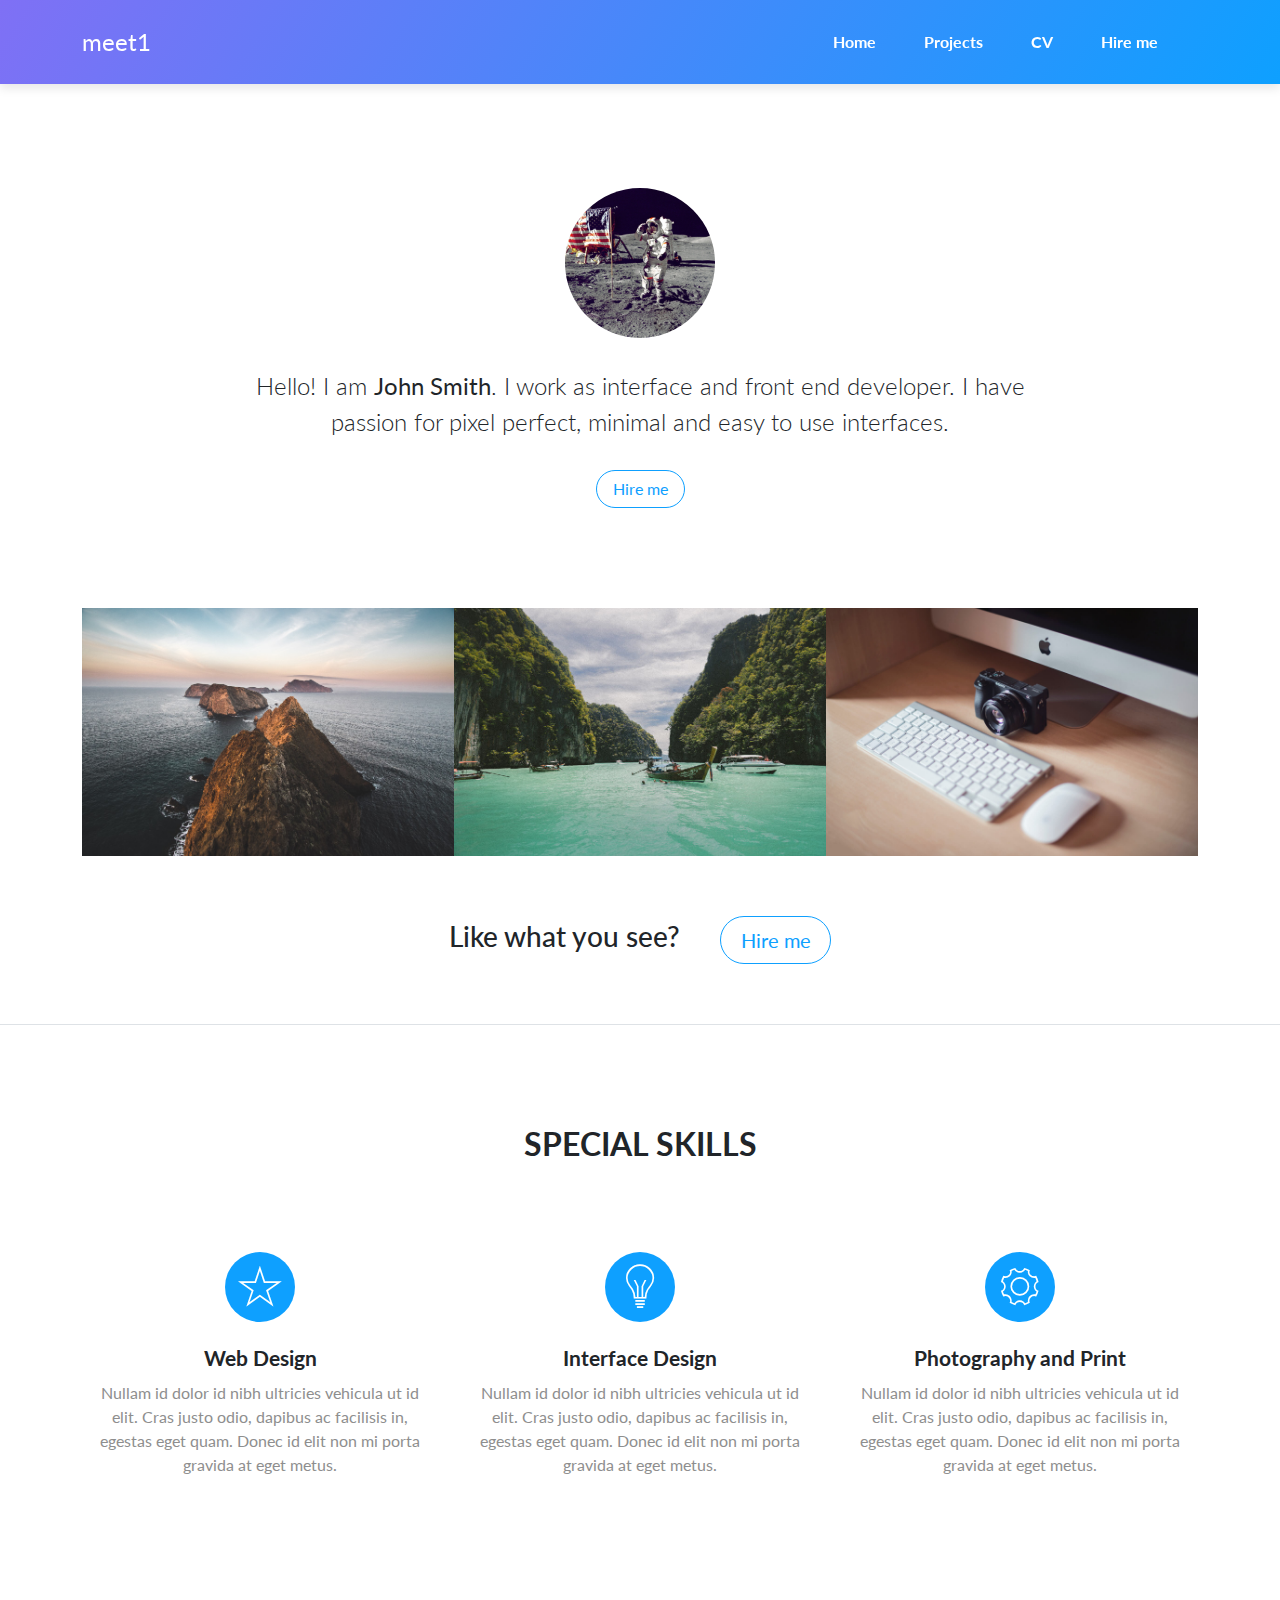
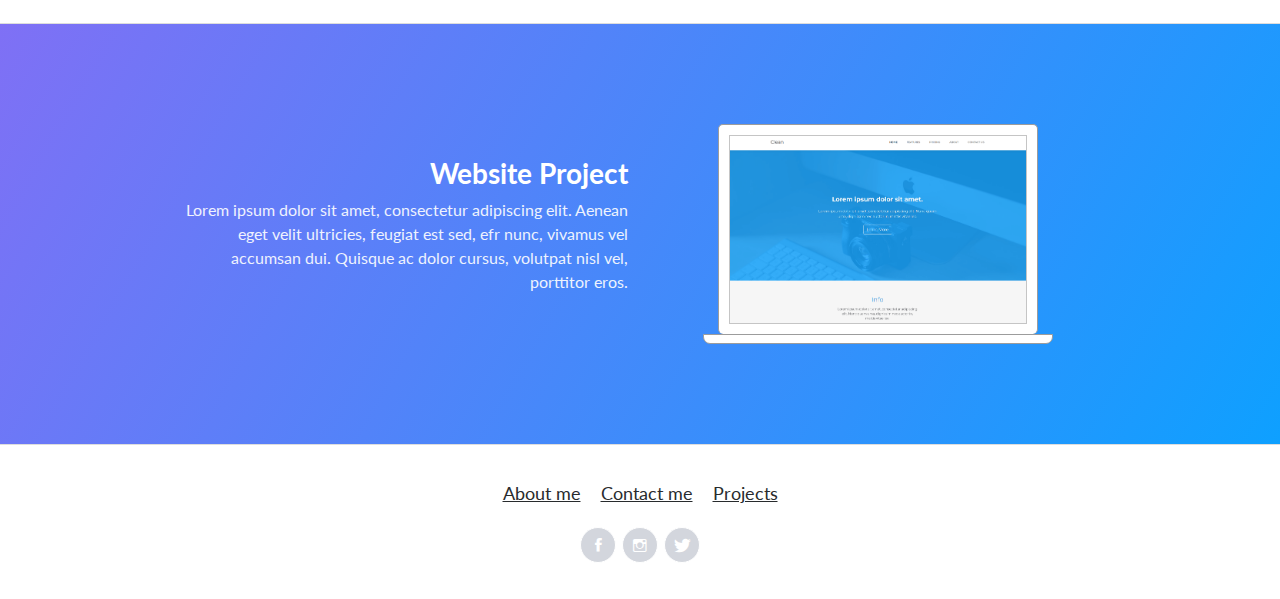
<file: index.html>
<!DOCTYPE html>
<html>

<head>
    <meta charset="utf-8">
    <meta name="viewport" content="width=device-width, initial-scale=1.0, shrink-to-fit=no">
    <title>Home - Brand</title>
    <link rel="stylesheet" href="assets/bootstrap/css/bootstrap.min.css">
    <link rel="stylesheet" href="https://fonts.googleapis.com/css?family=Lato:300,400,700&amp;display=swap">
    <link rel="stylesheet" href="assets/fonts/ionicons.min.css">
    <link rel="stylesheet" href="assets/css/pikaday.min.css">
</head>

<body>
    <nav class="navbar navbar-dark navbar-expand-lg fixed-top bg-white portfolio-navbar gradient">
        <div class="container"><a class="navbar-brand logo" href="#">meet1</a><button data-bs-toggle="collapse" class="navbar-toggler" data-bs-target="#navbarNav"><span class="visually-hidden">Toggle navigation</span><span class="navbar-toggler-icon"></span></button>
            <div class="collapse navbar-collapse" id="navbarNav">
                <ul class="navbar-nav ms-auto">
                    <li class="nav-item"><a class="nav-link active" href="index.html">Home</a></li>
                    <li class="nav-item"><a class="nav-link" href="projects-grid-cards.html">Projects</a></li>
                    <li class="nav-item"><a class="nav-link" href="cv.html">CV</a></li>
                    <li class="nav-item"><a class="nav-link" href="hire-me.html">Hire me</a></li>
                </ul>
            </div>
        </div>
    </nav>
    <main class="page lanidng-page">
        <section class="portfolio-block block-intro">
            <div class="container">
                <div class="avatar" style="background-image: url(&quot;assets/img/avatars/avatar.jpg&quot;);"></div>
                <div class="about-me">
                    <p>Hello! I am <strong>John Smith</strong>. I work as interface and front end developer. I have passion for pixel perfect, minimal and easy to use interfaces.</p><a class="btn btn-outline-primary" role="button" href="#">Hire me</a>
                </div>
            </div>
        </section>
        <section class="portfolio-block photography">
            <div class="container">
                <div class="row g-0">
                    <div class="col-md-6 col-lg-4 item zoom-on-hover"><a href="#"><img class="img-fluid image" src="assets/img/nature/image5.jpg"></a></div>
                    <div class="col-md-6 col-lg-4 item zoom-on-hover"><a href="#"><img class="img-fluid image" src="assets/img/nature/image2.jpg"></a></div>
                    <div class="col-md-6 col-lg-4 item zoom-on-hover"><a href="#"><img class="img-fluid image" src="assets/img/tech/image4.jpg"></a></div>
                </div>
            </div>
        </section>
        <section class="portfolio-block call-to-action border-bottom">
            <div class="container">
                <div class="d-flex justify-content-center align-items-center content">
                    <h3>Like what you see?</h3><button class="btn btn-outline-primary btn-lg" type="button">Hire me</button>
                </div>
            </div>
        </section>
        <section class="portfolio-block skills">
            <div class="container">
                <div class="heading">
                    <h2>Special Skills</h2>
                </div>
                <div class="row">
                    <div class="col-md-4">
                        <div class="card special-skill-item border-0">
                            <div class="card-header bg-transparent border-0"><i class="icon ion-ios-star-outline"></i></div>
                            <div class="card-body">
                                <h3 class="card-title">Web Design</h3>
                                <p class="card-text">Nullam id dolor id nibh ultricies vehicula ut id elit. Cras justo odio, dapibus ac facilisis in, egestas eget quam. Donec id elit non mi porta gravida at eget metus.</p>
                            </div>
                        </div>
                    </div>
                    <div class="col-md-4">
                        <div class="card special-skill-item border-0">
                            <div class="card-header bg-transparent border-0"><i class="icon ion-ios-lightbulb-outline"></i></div>
                            <div class="card-body">
                                <h3 class="card-title">Interface Design</h3>
                                <p class="card-text">Nullam id dolor id nibh ultricies vehicula ut id elit. Cras justo odio, dapibus ac facilisis in, egestas eget quam. Donec id elit non mi porta gravida at eget metus.</p>
                            </div>
                        </div>
                    </div>
                    <div class="col-md-4">
                        <div class="card special-skill-item border-0">
                            <div class="card-header bg-transparent border-0"><i class="icon ion-ios-gear-outline"></i></div>
                            <div class="card-body">
                                <h3 class="card-title">Photography and Print</h3>
                                <p class="card-text">Nullam id dolor id nibh ultricies vehicula ut id elit. Cras justo odio, dapibus ac facilisis in, egestas eget quam. Donec id elit non mi porta gravida at eget metus.</p>
                            </div>
                        </div>
                    </div>
                </div>
            </div>
        </section>
    </main>
    <section class="portfolio-block website gradient">
        <div class="container">
            <div class="row align-items-center">
                <div class="col-md-12 col-lg-5 offset-lg-1 text">
                    <h3>Website Project</h3>
                    <p>Lorem ipsum dolor sit amet, consectetur adipiscing elit. Aenean eget velit ultricies, feugiat est sed, efr nunc, vivamus vel accumsan dui. Quisque ac dolor cursus, volutpat nisl vel, porttitor eros.</p>
                </div>
                <div class="col-md-12 col-lg-5">
                    <div class="portfolio-laptop-mockup">
                        <div class="screen">
                            <div class="screen-content" style="background-image: url(&quot;assets/img/tech/image6.png&quot;);"></div>
                        </div>
                        <div class="keyboard"></div>
                    </div>
                </div>
            </div>
        </div>
    </section>
    <footer class="page-footer">
        <div class="container">
            <div class="links"><a href="#">About me</a><a href="#">Contact me</a><a href="#">Projects</a></div>
            <div class="social-icons"><a href="#"><i class="icon ion-social-facebook"></i></a><a href="#"><i class="icon ion-social-instagram-outline"></i></a><a href="#"><i class="icon ion-social-twitter"></i></a></div>
        </div>
    </footer>
    <script src="assets/bootstrap/js/bootstrap.min.js"></script>
    <script src="assets/js/pikaday.min.js"></script>
    <script src="assets/js/theme.js"></script>
</body>

</html>
</file>
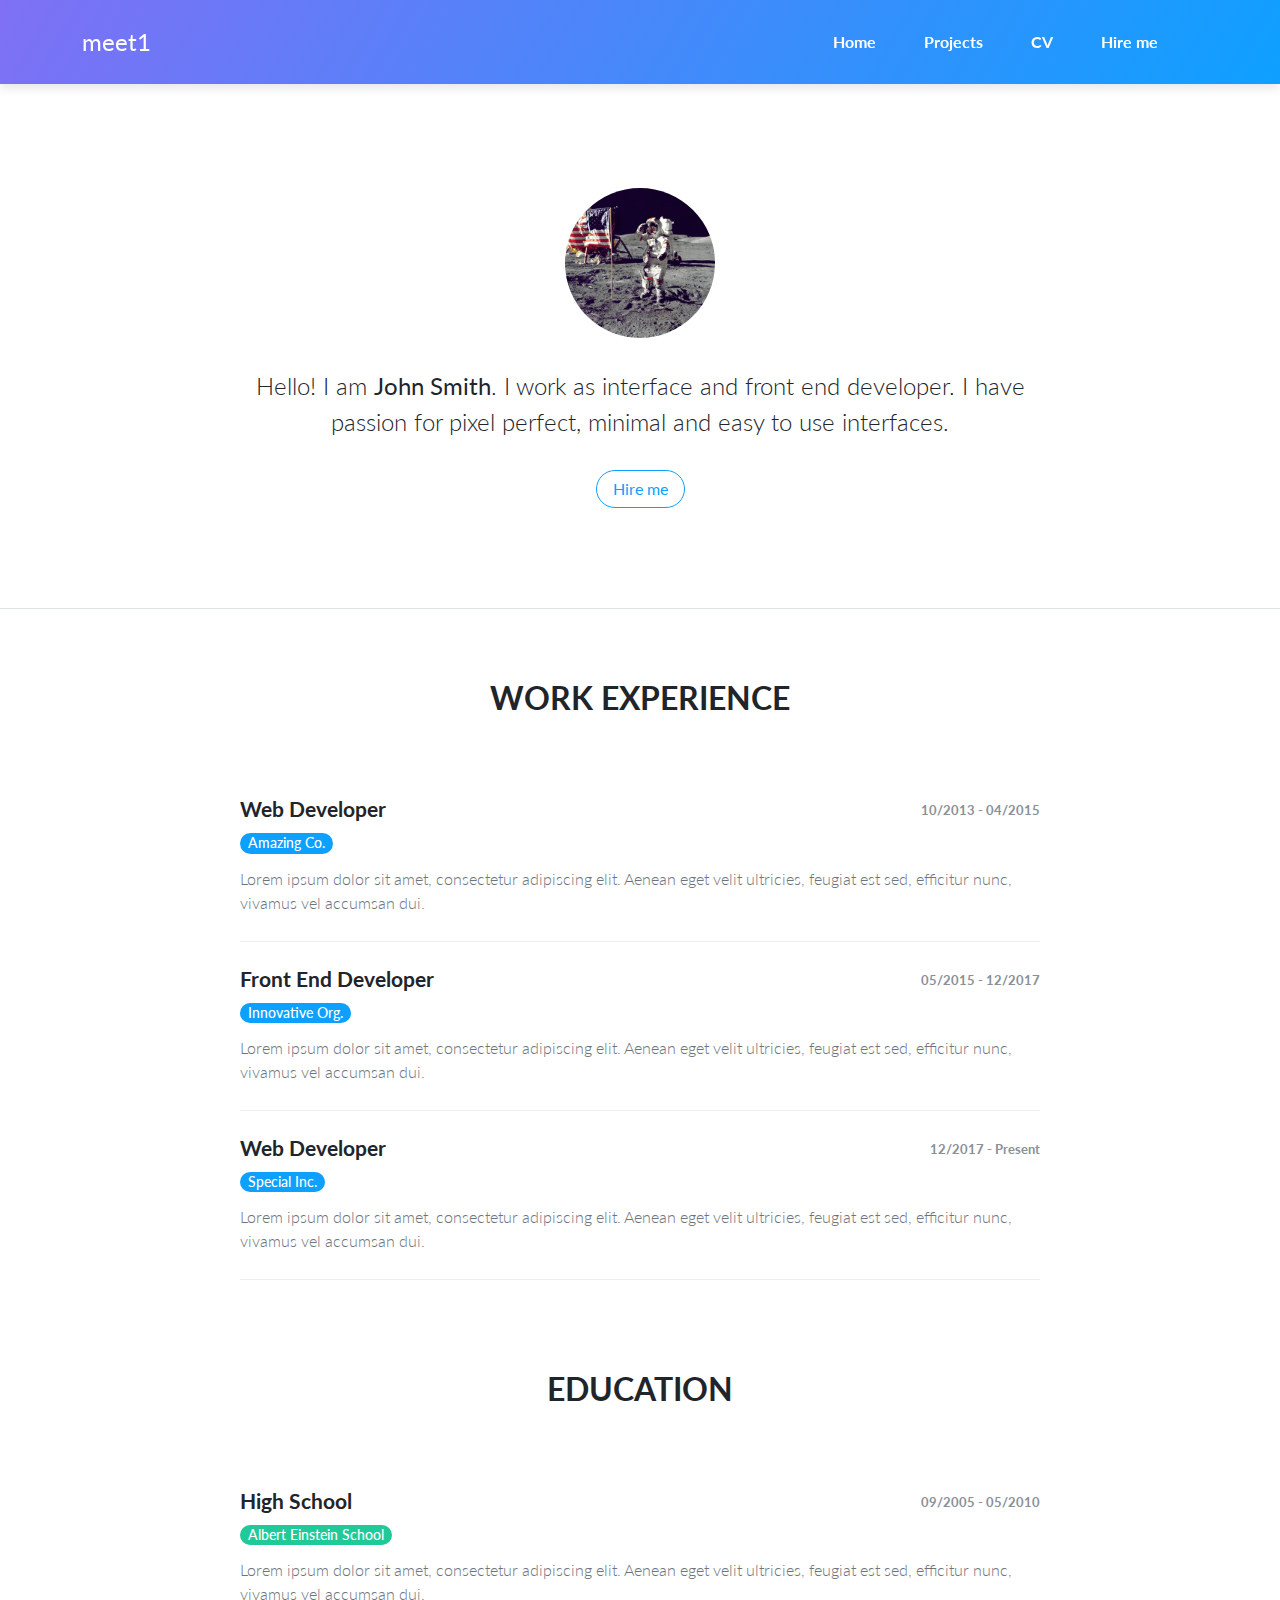
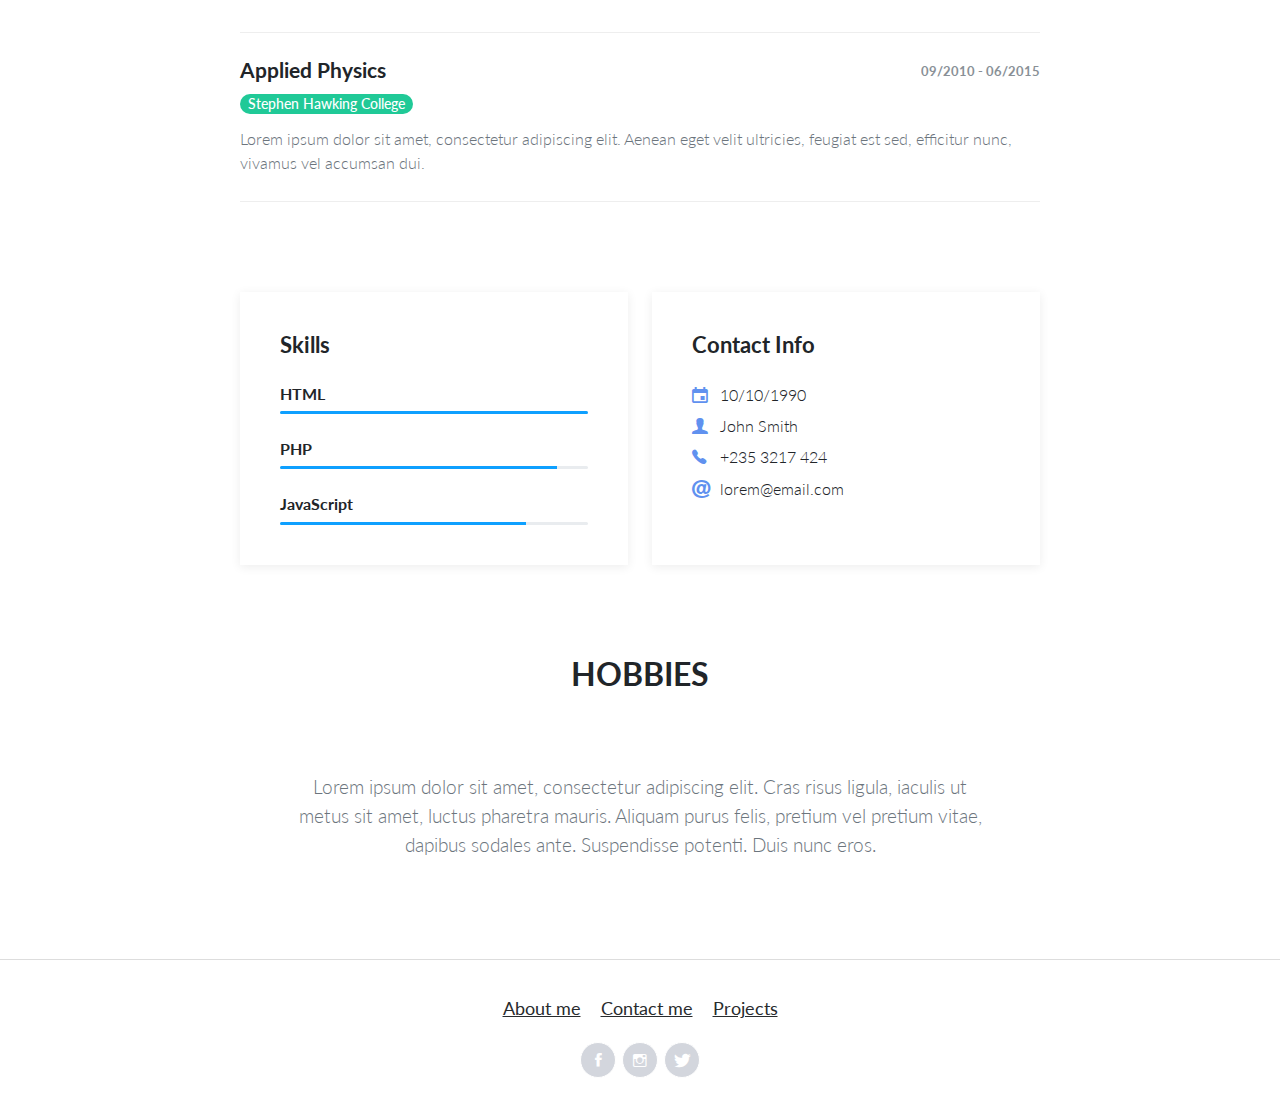
<file: cv.html>
<!DOCTYPE html>
<html>

<head>
    <meta charset="utf-8">
    <meta name="viewport" content="width=device-width, initial-scale=1.0, shrink-to-fit=no">
    <title>CV - Brand</title>
    <link rel="stylesheet" href="assets/bootstrap/css/bootstrap.min.css">
    <link rel="stylesheet" href="https://fonts.googleapis.com/css?family=Lato:300,400,700&amp;display=swap">
    <link rel="stylesheet" href="assets/fonts/ionicons.min.css">
    <link rel="stylesheet" href="assets/css/pikaday.min.css">
</head>

<body>
    <nav class="navbar navbar-dark navbar-expand-lg fixed-top bg-white portfolio-navbar gradient">
        <div class="container"><a class="navbar-brand logo" href="#">meet1</a><button data-bs-toggle="collapse" class="navbar-toggler" data-bs-target="#navbarNav"><span class="visually-hidden">Toggle navigation</span><span class="navbar-toggler-icon"></span></button>
            <div class="collapse navbar-collapse" id="navbarNav">
                <ul class="navbar-nav ms-auto">
                    <li class="nav-item"><a class="nav-link" href="index.html">Home</a></li>
                    <li class="nav-item"><a class="nav-link" href="projects-grid-cards.html">Projects</a></li>
                    <li class="nav-item"><a class="nav-link active" href="cv.html">CV</a></li>
                    <li class="nav-item"><a class="nav-link" href="hire-me.html">Hire me</a></li>
                </ul>
            </div>
        </div>
    </nav>
    <main class="page cv-page">
        <section class="portfolio-block block-intro border-bottom">
            <div class="container">
                <div class="avatar" style="background-image: url(&quot;assets/img/avatars/avatar.jpg&quot;);"></div>
                <div class="about-me">
                    <p>Hello! I am <strong>John Smith</strong>. I work as interface and front end developer. I have passion for pixel perfect, minimal and easy to use interfaces.</p><a class="btn btn-outline-primary" role="button" href="#">Hire me</a>
                </div>
            </div>
        </section>
        <section class="portfolio-block cv">
            <div class="container">
                <div class="work-experience group">
                    <div class="heading">
                        <h2 class="text-center">Work Experience</h2>
                    </div>
                    <div class="item">
                        <div class="row">
                            <div class="col-md-6">
                                <h3>Web Developer</h3>
                                <h4 class="organization">Amazing Co.</h4>
                            </div>
                            <div class="col-md-6"><span class="period">10/2013 - 04/2015</span></div>
                        </div>
                        <p class="text-muted">Lorem ipsum dolor sit amet, consectetur adipiscing elit. Aenean eget velit ultricies, feugiat est sed, efficitur nunc, vivamus vel accumsan dui.</p>
                    </div>
                    <div class="item">
                        <div class="row">
                            <div class="col-6">
                                <h3>Front End Developer</h3>
                                <h4 class="organization">Innovative Org.</h4>
                            </div>
                            <div class="col-md-6"><span class="period">05/2015 - 12/2017</span></div>
                        </div>
                        <p class="text-muted">Lorem ipsum dolor sit amet, consectetur adipiscing elit. Aenean eget velit ultricies, feugiat est sed, efficitur nunc, vivamus vel accumsan dui.</p>
                    </div>
                    <div class="item">
                        <div class="row">
                            <div class="col-md-6">
                                <h3>Web Developer</h3>
                                <h4 class="organization">Special Inc.</h4>
                            </div>
                            <div class="col-md-6"><span class="period">12/2017 - Present</span></div>
                        </div>
                        <p class="text-muted">Lorem ipsum dolor sit amet, consectetur adipiscing elit. Aenean eget velit ultricies, feugiat est sed, efficitur nunc, vivamus vel accumsan dui.</p>
                    </div>
                </div>
                <div class="education group">
                    <div class="heading">
                        <h2 class="text-center">Education</h2>
                    </div>
                    <div class="item">
                        <div class="row">
                            <div class="col-md-6">
                                <h3>High School</h3>
                                <h4 class="organization">Albert Einstein School</h4>
                            </div>
                            <div class="col-6"><span class="period">09/2005 - 05/2010</span></div>
                        </div>
                        <p class="text-muted">Lorem ipsum dolor sit amet, consectetur adipiscing elit. Aenean eget velit ultricies, feugiat est sed, efficitur nunc, vivamus vel accumsan dui.</p>
                    </div>
                    <div class="item">
                        <div class="row">
                            <div class="col-md-6">
                                <h3>Applied Physics</h3>
                                <h4 class="organization">Stephen Hawking College</h4>
                            </div>
                            <div class="col-md-6"><span class="period">09/2010 - 06/2015</span></div>
                        </div>
                        <p class="text-muted">Lorem ipsum dolor sit amet, consectetur adipiscing elit. Aenean eget velit ultricies, feugiat est sed, efficitur nunc, vivamus vel accumsan dui.</p>
                    </div>
                </div>
                <div class="group">
                    <div class="row">
                        <div class="col-md-6">
                            <div class="skills portfolio-info-card">
                                <h2>Skills</h2>
                                <h3>HTML</h3>
                                <div class="progress">
                                    <div class="progress-bar" aria-valuenow="100" aria-valuemin="0" aria-valuemax="100" style="width: 100%;"><span class="visually-hidden">100%</span></div>
                                </div>
                                <h3>PHP</h3>
                                <div class="progress">
                                    <div class="progress-bar" aria-valuenow="90" aria-valuemin="0" aria-valuemax="100" style="width: 90%;"><span class="visually-hidden">90%</span></div>
                                </div>
                                <h3>JavaScript</h3>
                                <div class="progress">
                                    <div class="progress-bar" aria-valuenow="80" aria-valuemin="0" aria-valuemax="100" style="width: 80%;"><span class="visually-hidden">80%</span></div>
                                </div>
                            </div>
                        </div>
                        <div class="col-md-6">
                            <div class="contact-info portfolio-info-card">
                                <h2>Contact Info</h2>
                                <div class="row">
                                    <div class="col-1"><i class="icon ion-android-calendar icon"></i></div>
                                    <div class="col-9"><span>10/10/1990</span></div>
                                </div>
                                <div class="row">
                                    <div class="col-1"><i class="icon ion-person icon"></i></div>
                                    <div class="col-9"><span>John Smith</span></div>
                                </div>
                                <div class="row">
                                    <div class="col-1"><i class="icon ion-ios-telephone icon"></i></div>
                                    <div class="col-9"><span>+235 3217 424</span></div>
                                </div>
                                <div class="row">
                                    <div class="col-1"><i class="icon ion-at icon"></i></div>
                                    <div class="col-9"><span>lorem@email.com</span></div>
                                </div>
                            </div>
                        </div>
                    </div>
                </div>
                <div class="hobbies group">
                    <div class="heading">
                        <h2 class="text-center">Hobbies</h2>
                    </div>
                    <p class="text-center text-muted">Lorem ipsum dolor sit amet, consectetur adipiscing elit. Cras risus ligula, iaculis ut metus sit amet, luctus pharetra mauris. Aliquam purus felis, pretium vel pretium vitae, dapibus sodales ante. Suspendisse potenti. Duis nunc eros.</p>
                </div>
            </div>
        </section>
    </main>
    <footer class="page-footer">
        <div class="container">
            <div class="links"><a href="#">About me</a><a href="#">Contact me</a><a href="#">Projects</a></div>
            <div class="social-icons"><a href="#"><i class="icon ion-social-facebook"></i></a><a href="#"><i class="icon ion-social-instagram-outline"></i></a><a href="#"><i class="icon ion-social-twitter"></i></a></div>
        </div>
    </footer>
    <script src="assets/bootstrap/js/bootstrap.min.js"></script>
    <script src="assets/js/pikaday.min.js"></script>
    <script src="assets/js/theme.js"></script>
</body>

</html>
</file>
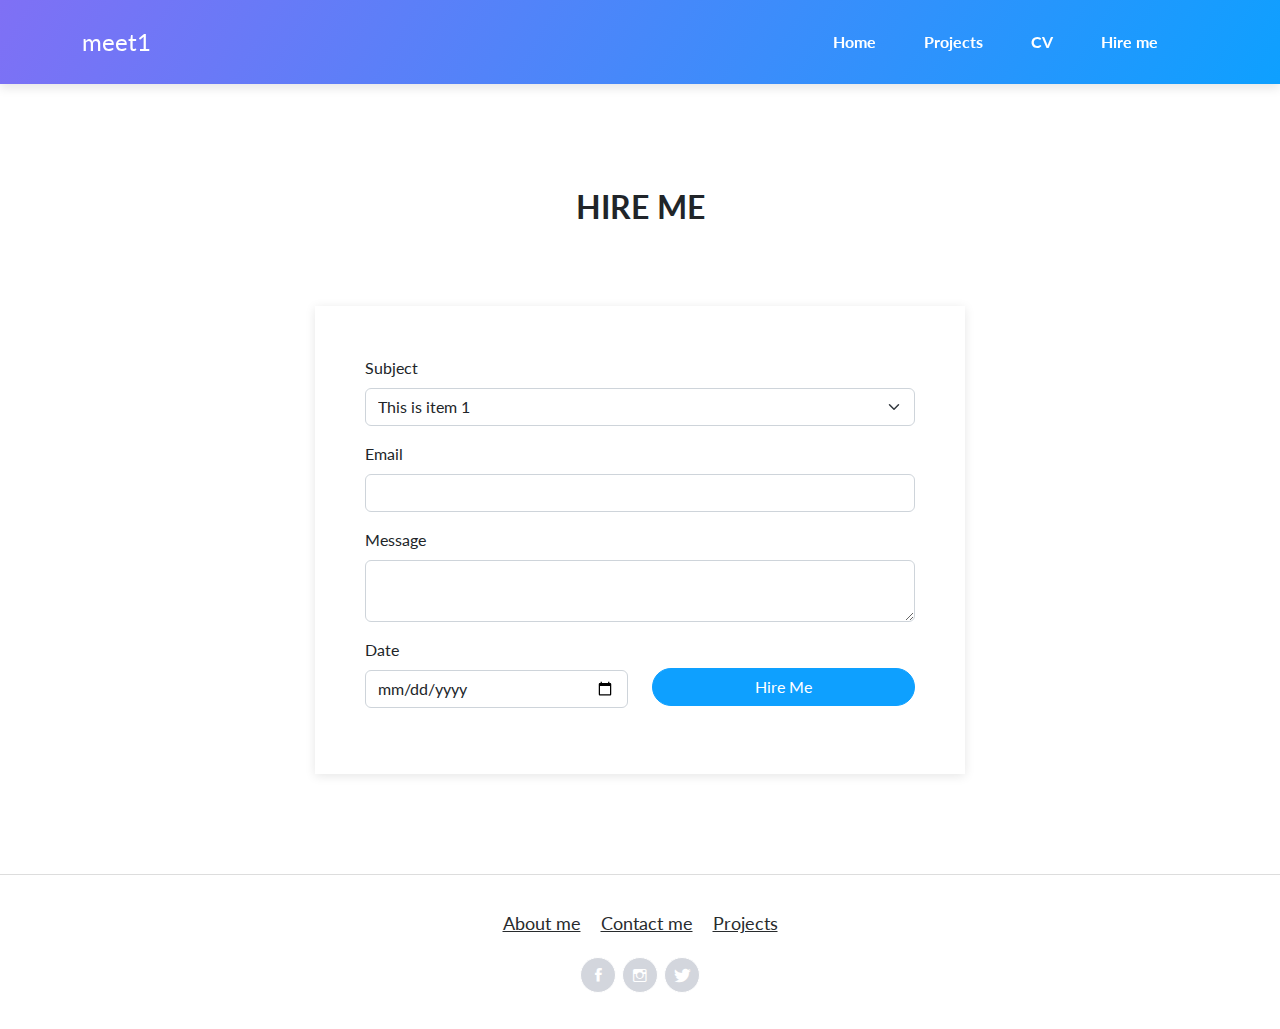
<file: hire-me.html>
<!DOCTYPE html>
<html>

<head>
    <meta charset="utf-8">
    <meta name="viewport" content="width=device-width, initial-scale=1.0, shrink-to-fit=no">
    <title>Hire me - Brand</title>
    <link rel="stylesheet" href="assets/bootstrap/css/bootstrap.min.css">
    <link rel="stylesheet" href="https://fonts.googleapis.com/css?family=Lato:300,400,700&amp;display=swap">
    <link rel="stylesheet" href="assets/fonts/ionicons.min.css">
    <link rel="stylesheet" href="assets/css/pikaday.min.css">
</head>

<body>
    <nav class="navbar navbar-dark navbar-expand-lg fixed-top bg-white portfolio-navbar gradient">
        <div class="container"><a class="navbar-brand logo" href="#">meet1</a><button data-bs-toggle="collapse" class="navbar-toggler" data-bs-target="#navbarNav"><span class="visually-hidden">Toggle navigation</span><span class="navbar-toggler-icon"></span></button>
            <div class="collapse navbar-collapse" id="navbarNav">
                <ul class="navbar-nav ms-auto">
                    <li class="nav-item"><a class="nav-link" href="index.html">Home</a></li>
                    <li class="nav-item"><a class="nav-link" href="projects-grid-cards.html">Projects</a></li>
                    <li class="nav-item"><a class="nav-link" href="cv.html">CV</a></li>
                    <li class="nav-item"><a class="nav-link active" href="hire-me.html">Hire me</a></li>
                </ul>
            </div>
        </div>
    </nav>
    <main class="page hire-me-page">
        <section class="portfolio-block hire-me">
            <div class="container">
                <div class="heading">
                    <h2>Hire Me</h2>
                </div>
                <form>
                    <div class="mb-3"><label class="form-label" for="subject">Subject</label><select class="form-select" id="subject">
                            <optgroup label="This is a group">
                                <option value="12" selected="">This is item 1</option>
                                <option value="13">This is item 2</option>
                                <option value="14">This is item 3</option>
                            </optgroup>
                        </select></div>
                    <div class="mb-3"><label class="form-label" for="email">Email</label><input class="form-control" type="email" id="email"></div>
                    <div class="mb-3"><label class="form-label" for="message">Message</label><textarea class="form-control" id="message"></textarea></div>
                    <div class="mb-3">
                        <div class="row">
                            <div class="col-md-6"><label class="form-label" for="hire-date">Date</label><input class="form-control" id="hire-date" type="date"></div>
                            <div class="col-md-6 button"><button class="btn btn-primary d-block w-100" type="submit">Hire Me</button></div>
                        </div>
                    </div>
                </form>
            </div>
        </section>
    </main>
    <footer class="page-footer">
        <div class="container">
            <div class="links"><a href="#">About me</a><a href="#">Contact me</a><a href="#">Projects</a></div>
            <div class="social-icons"><a href="#"><i class="icon ion-social-facebook"></i></a><a href="#"><i class="icon ion-social-instagram-outline"></i></a><a href="#"><i class="icon ion-social-twitter"></i></a></div>
        </div>
    </footer>
    <script src="assets/bootstrap/js/bootstrap.min.js"></script>
    <script src="assets/js/pikaday.min.js"></script>
    <script src="assets/js/theme.js"></script>
</body>

</html>
</file>
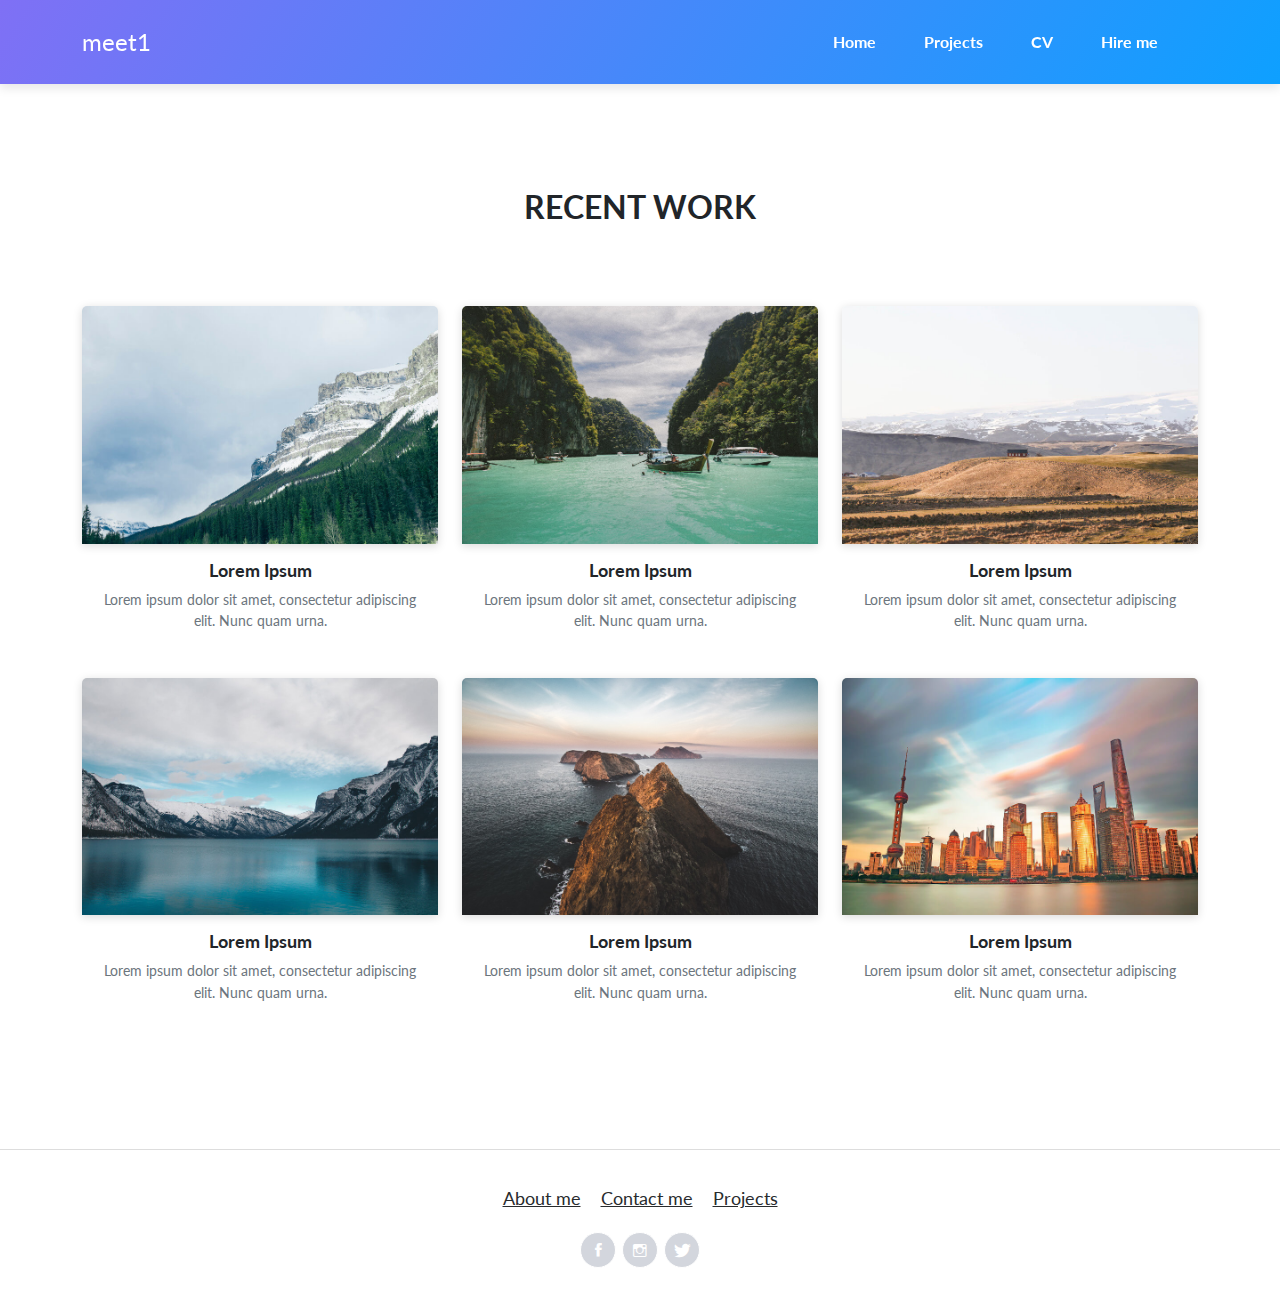
<file: projects-grid-cards.html>
<!DOCTYPE html>
<html>

<head>
    <meta charset="utf-8">
    <meta name="viewport" content="width=device-width, initial-scale=1.0, shrink-to-fit=no">
    <title>Projects - Brand</title>
    <link rel="stylesheet" href="assets/bootstrap/css/bootstrap.min.css">
    <link rel="stylesheet" href="https://fonts.googleapis.com/css?family=Lato:300,400,700&amp;display=swap">
    <link rel="stylesheet" href="assets/fonts/ionicons.min.css">
    <link rel="stylesheet" href="assets/css/pikaday.min.css">
</head>

<body>
    <nav class="navbar navbar-dark navbar-expand-lg fixed-top bg-white portfolio-navbar gradient">
        <div class="container"><a class="navbar-brand logo" href="#">meet1</a><button data-bs-toggle="collapse" class="navbar-toggler" data-bs-target="#navbarNav"><span class="visually-hidden">Toggle navigation</span><span class="navbar-toggler-icon"></span></button>
            <div class="collapse navbar-collapse" id="navbarNav">
                <ul class="navbar-nav ms-auto">
                    <li class="nav-item"><a class="nav-link" href="index.html">Home</a></li>
                    <li class="nav-item"><a class="nav-link active" href="projects-grid-cards.html">Projects</a></li>
                    <li class="nav-item"><a class="nav-link" href="cv.html">CV</a></li>
                    <li class="nav-item"><a class="nav-link" href="hire-me.html">Hire me</a></li>
                </ul>
            </div>
        </div>
    </nav>
    <main class="page projects-page">
        <section class="portfolio-block projects-cards">
            <div class="container">
                <div class="heading">
                    <h2>Recent Work</h2>
                </div>
                <div class="row">
                    <div class="col-md-6 col-lg-4">
                        <div class="card border-0"><a href="#"><img class="card-img-top scale-on-hover" src="assets/img/nature/image1.jpg" alt="Card Image"></a>
                            <div class="card-body">
                                <h6><a href="#">Lorem Ipsum</a></h6>
                                <p class="text-muted card-text">Lorem ipsum dolor sit amet, consectetur adipiscing elit. Nunc quam urna.</p>
                            </div>
                        </div>
                    </div>
                    <div class="col-md-6 col-lg-4">
                        <div class="card border-0"><a href="#"><img class="card-img-top scale-on-hover" src="assets/img/nature/image2.jpg" alt="Card Image"></a>
                            <div class="card-body">
                                <h6><a href="#">Lorem Ipsum</a></h6>
                                <p class="text-muted card-text">Lorem ipsum dolor sit amet, consectetur adipiscing elit. Nunc quam urna.</p>
                            </div>
                        </div>
                    </div>
                    <div class="col-md-6 col-lg-4">
                        <div class="card border-0"><a href="#"><img class="card-img-top scale-on-hover" src="assets/img/nature/image3.jpg" alt="Card Image"></a>
                            <div class="card-body">
                                <h6><a href="#">Lorem Ipsum</a></h6>
                                <p class="text-muted card-text">Lorem ipsum dolor sit amet, consectetur adipiscing elit. Nunc quam urna.</p>
                            </div>
                        </div>
                    </div>
                    <div class="col-md-6 col-lg-4">
                        <div class="card border-0"><a href="#"><img class="card-img-top scale-on-hover" src="assets/img/nature/image4.jpg" alt="Card Image"></a>
                            <div class="card-body">
                                <h6><a href="#">Lorem Ipsum</a></h6>
                                <p class="text-muted card-text">Lorem ipsum dolor sit amet, consectetur adipiscing elit. Nunc quam urna.</p>
                            </div>
                        </div>
                    </div>
                    <div class="col-md-6 col-lg-4">
                        <div class="card border-0"><a href="#"><img class="card-img-top scale-on-hover" src="assets/img/nature/image5.jpg" alt="Card Image"></a>
                            <div class="card-body">
                                <h6><a href="#">Lorem Ipsum</a></h6>
                                <p class="text-muted card-text">Lorem ipsum dolor sit amet, consectetur adipiscing elit. Nunc quam urna.</p>
                            </div>
                        </div>
                    </div>
                    <div class="col-md-6 col-lg-4">
                        <div class="card border-0"><a href="#"><img class="card-img-top scale-on-hover" src="assets/img/nature/image6.jpg" alt="Card Image"></a>
                            <div class="card-body">
                                <h6><a href="#">Lorem Ipsum</a></h6>
                                <p class="text-muted card-text">Lorem ipsum dolor sit amet, consectetur adipiscing elit. Nunc quam urna.</p>
                            </div>
                        </div>
                    </div>
                </div>
            </div>
        </section>
    </main>
    <footer class="page-footer">
        <div class="container">
            <div class="links"><a href="#">About me</a><a href="#">Contact me</a><a href="#">Projects</a></div>
            <div class="social-icons"><a href="#"><i class="icon ion-social-facebook"></i></a><a href="#"><i class="icon ion-social-instagram-outline"></i></a><a href="#"><i class="icon ion-social-twitter"></i></a></div>
        </div>
    </footer>
    <script src="assets/bootstrap/js/bootstrap.min.js"></script>
    <script src="assets/js/pikaday.min.js"></script>
    <script src="assets/js/theme.js"></script>
</body>

</html>
</file>
<file: assets/css/pikaday.min.css>
/* !
 * Pikaday
 * Copyright © 2014 David Bushell | BSD & MIT license | http://dbushell.com/ */

.pika-single {
  z-index: 9999;
  display: block;
  position: relative;
  color: #333;
  background: #fff;
  border: 1px solid #ccc;
  border-bottom-color: #bbb;
  font-family: "Helvetica Neue",Helvetica,Arial,sans-serif;
}

.pika-single:after, .pika-single:before {
  content: " ";
  display: table;
}

.pika-single:after {
  clear: both;
}

.pika-single.is-hidden {
  display: none;
}

.pika-single.is-bound {
  position: absolute;
  box-shadow: 0 5px 15px -5px rgba(0,0,0,.5);
}

.pika-lendar {
  float: left;
  width: 240px;
  margin: 8px;
}

.pika-title {
  position: relative;
  text-align: center;
}

.pika-label {
  display: inline-block;
  position: relative;
  z-index: 9999;
  overflow: hidden;
  margin: 0;
  padding: 5px 3px;
  font-size: 14px;
  line-height: 20px;
  font-weight: 700;
  background-color: #fff;
}

.pika-title select {
  cursor: pointer;
  position: absolute;
  z-index: 9998;
  margin: 0;
  left: 0;
  top: 5px;
  opacity: 0;
}

.pika-next, .pika-prev {
  display: block;
  cursor: pointer;
  position: relative;
  outline: 0;
  border: 0;
  padding: 0;
  width: 20px;
  height: 30px;
  text-indent: 20px;
  white-space: nowrap;
  overflow: hidden;
  background-color: transparent;
  background-position: center center;
  background-repeat: no-repeat;
  background-size: 75% 75%;
  opacity: .5;
}

.pika-next:hover, .pika-prev:hover {
  opacity: 1;
}

.is-rtl .pika-next, .pika-prev {
  float: left;
  background-image: url([data-uri]);
}

.is-rtl .pika-prev, .pika-next {
  float: right;
  background-image: url([data-uri]);
}

.pika-next.is-disabled, .pika-prev.is-disabled {
  cursor: default;
  opacity: .2;
}

.pika-select {
  display: inline-block;
}

.pika-table {
  width: 100%;
  border-collapse: collapse;
  border-spacing: 0;
  border: 0;
}

.pika-table td, .pika-table th {
  width: 14.285714285714286%;
  padding: 0;
}

.pika-table th {
  color: #999;
  font-size: 12px;
  line-height: 25px;
  font-weight: 700;
  text-align: center;
}

.pika-button {
  cursor: pointer;
  display: block;
  box-sizing: border-box;
  -moz-box-sizing: border-box;
  outline: 0;
  border: 0;
  margin: 0;
  width: 100%;
  padding: 5px;
  color: #666;
  font-size: 12px;
  line-height: 15px;
  text-align: right;
  background: #f5f5f5;
}

.pika-week {
  font-size: 11px;
  color: #999;
}

.is-today .pika-button {
  color: #3af;
  font-weight: 700;
}

.has-event .pika-button, .is-selected .pika-button {
  color: #fff;
  font-weight: 700;
  background: #3af;
  box-shadow: inset 0 1px 3px #178fe5;
  border-radius: 3px;
}

.has-event .pika-button {
  background: #005da9;
  box-shadow: inset 0 1px 3px #0076c9;
}

.is-disabled .pika-button, .is-inrange .pika-button {
  background: #d5e9f7;
}

.is-startrange .pika-button {
  color: #fff;
  background: #6cb31d;
  box-shadow: none;
  border-radius: 3px;
}

.is-endrange .pika-button {
  color: #fff;
  background: #3af;
  box-shadow: none;
  border-radius: 3px;
}

.is-disabled .pika-button {
  pointer-events: none;
  cursor: default;
  color: #999;
  opacity: .3;
}

.is-outside-current-month .pika-button {
  color: #999;
  opacity: .3;
}

.is-selection-disabled {
  pointer-events: none;
  cursor: default;
}

.pika-button:hover, .pika-row.pick-whole-week:hover .pika-button {
  color: #fff;
  background: #ff8000;
  box-shadow: none;
  border-radius: 3px;
}

.pika-table abbr {
  border-bottom: none;
  cursor: help;
}

/* # sourceMappingURL=pikaday.min.css.map */
</file>
